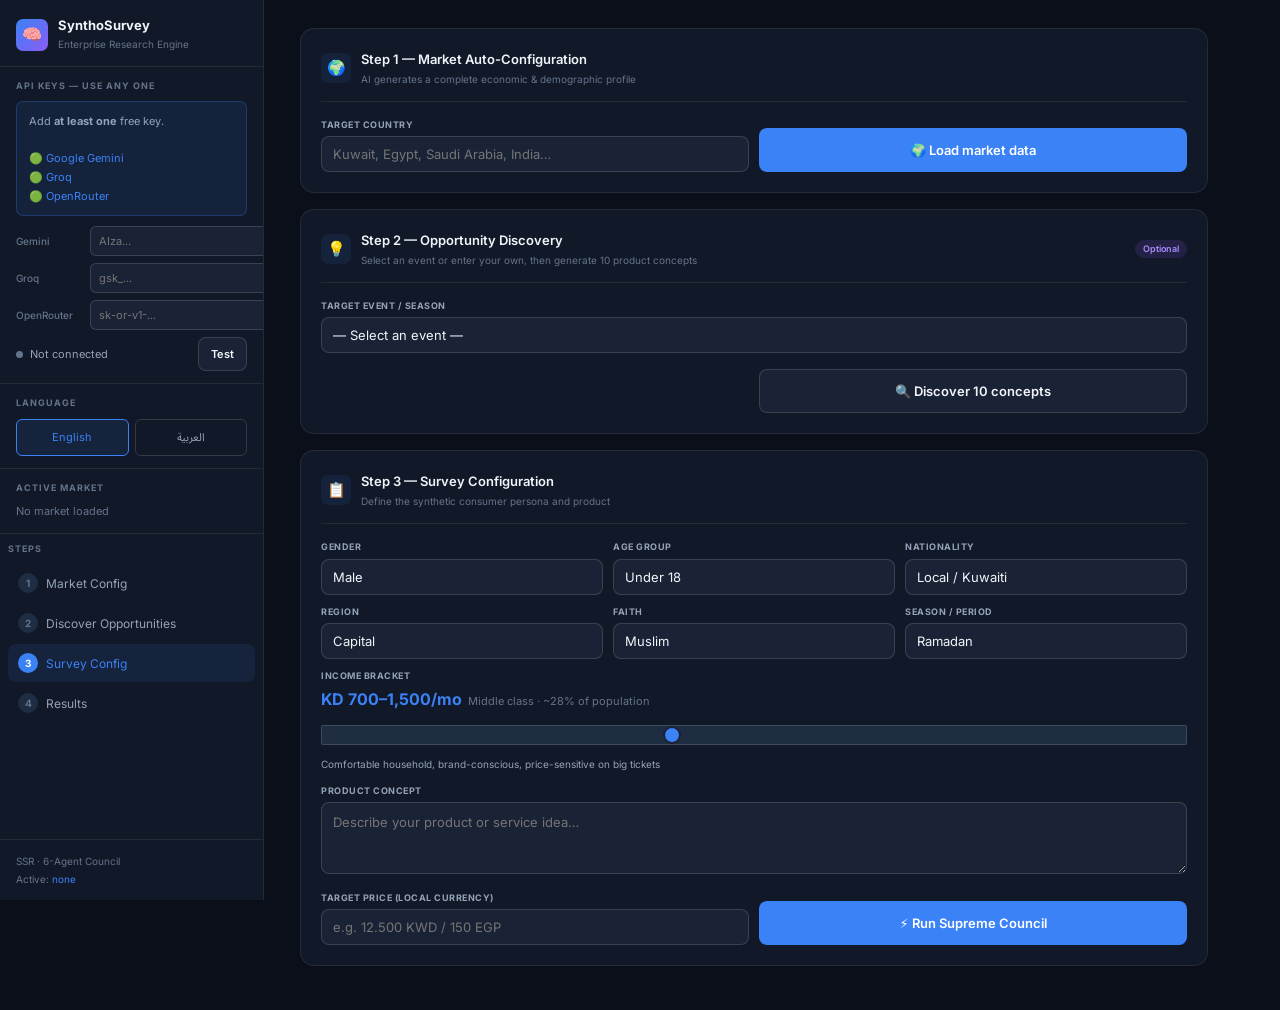
<file: web/apps/market-intelligence/index.html>
<!DOCTYPE html>
<html lang="en" dir="ltr">
<head>
<meta charset="UTF-8">
<meta name="viewport" content="width=device-width, initial-scale=1.0">
<title>SynthoSurvey Enterprise</title>
<link rel="preconnect" href="https://fonts.googleapis.com">
<link href="https://fonts.googleapis.com/css2?family=Inter:wght@400;500;600;700&family=Noto+Sans+Arabic:wght@400;500;600;700&display=swap" rel="stylesheet">
<style>
:root{
  --bg:#0b0f1a;--s1:#111827;--s2:#1a2235;--s3:#1e2d42;
  --bd:rgba(255,255,255,.08);--bd2:rgba(255,255,255,.14);--bd3:rgba(255,255,255,.22);
  --ac:#3b82f6;--ac2:#2563eb;--acbg:rgba(59,130,246,.1);--acbd:rgba(59,130,246,.25);
  --tx:#f1f5f9;--tx2:#94a3b8;--tx3:#64748b;
  --gr:#10b981;--ye:#f59e0b;--re:#ef4444;--pu:#8b5cf6;
  --fn:'Inter','Noto Sans Arabic',system-ui,sans-serif;
  --sidebar:264px;
}
*{box-sizing:border-box;margin:0;padding:0}
html,body{height:100%}
body{font-family:var(--fn);background:var(--bg);color:var(--tx);font-size:14px;line-height:1.6;-webkit-font-smoothing:antialiased}

/* ── LAYOUT ── */
.shell{display:flex;min-height:100vh}
.sidebar{width:var(--sidebar);min-width:var(--sidebar);background:var(--s1);border-right:1px solid var(--bd);display:flex;flex-direction:column;position:fixed;top:0;left:0;height:100vh;overflow-y:auto;z-index:100;transition:transform .25s ease}
[dir=rtl] .sidebar{left:auto;right:0;border-right:none;border-left:1px solid var(--bd)}
.main{margin-left:var(--sidebar);flex:1;padding:28px 36px;max-width:980px}
[dir=rtl] .main{margin-left:0;margin-right:var(--sidebar)}

/* ── MOBILE HEADER ── */
.mob-header{display:none;position:fixed;top:0;left:0;right:0;z-index:200;background:var(--s1);border-bottom:1px solid var(--bd);padding:0 16px;height:52px;align-items:center;justify-content:space-between}
.mob-logo{font-size:15px;font-weight:700}.mob-logo span{color:var(--ac)}
.hamburger{background:none;border:none;color:var(--tx2);cursor:pointer;padding:8px;font-size:22px;line-height:1;min-width:40px;min-height:40px;display:flex;align-items:center;justify-content:center}
.mob-status{display:flex;align-items:center;gap:8px}
.sidebar-overlay{display:none;position:fixed;inset:0;background:rgba(0,0,0,.6);z-index:99}
.sidebar-overlay.open{display:block}
.sidebar.open{transform:translateX(0)!important}

/* ── SIDEBAR ── */
.sb-logo{padding:18px 16px 14px;border-bottom:1px solid var(--bd);display:flex;align-items:center;gap:10px}
.logo-mark{width:32px;height:32px;border-radius:7px;background:linear-gradient(135deg,#3b82f6,#8b5cf6);display:flex;align-items:center;justify-content:center;font-size:16px;flex-shrink:0}
.logo-t{font-size:13px;font-weight:700;line-height:1.2}.logo-s{font-size:10px;color:var(--tx3);margin-top:2px}
.sb-close{background:none;border:none;color:var(--tx3);cursor:pointer;font-size:18px;margin-left:auto;display:none;padding:6px;min-width:32px;min-height:32px}
.sb-sec{padding:12px 16px;border-bottom:1px solid var(--bd)}
.sb-lbl{font-size:9px;font-weight:700;color:var(--tx3);text-transform:uppercase;letter-spacing:1px;margin-bottom:8px}
.info-note{background:var(--acbg);border:1px solid var(--acbd);border-radius:7px;padding:10px 12px;font-size:11px;color:var(--tx2);line-height:1.7;margin-bottom:10px}
.info-note a{color:var(--ac);text-decoration:none}
.key-row{display:flex;gap:6px;align-items:center;margin-bottom:7px}
.key-lbl{font-size:10px;color:var(--tx3);width:68px;flex-shrink:0;font-weight:500}
.key-inp{flex:1;padding:7px 8px;background:var(--s2);border:1px solid var(--bd2);border-radius:6px;color:var(--tx);font-size:11px;font-family:var(--fn);outline:none;transition:border-color .15s}
.key-inp:focus{border-color:var(--ac)}
.key-inp.has-key{border-color:rgba(16,185,129,.5);background:rgba(16,185,129,.05)}
.status-row{display:flex;align-items:center;gap:7px;margin-top:6px}
.dot{width:7px;height:7px;border-radius:50%;background:var(--tx3);flex-shrink:0;transition:background .3s}
.dot.ok{background:var(--gr)}.dot.try{background:var(--ye)}.dot.err{background:var(--re)}
.st-txt{font-size:11px;color:var(--tx2);flex:1;min-width:0;overflow:hidden;text-overflow:ellipsis;white-space:nowrap}
.lang-row{display:flex;gap:6px}
.lang-btn{flex:1;padding:6px;border:1px solid var(--bd2);border-radius:6px;background:transparent;color:var(--tx2);font-size:11px;cursor:pointer;text-align:center;transition:all .15s;font-family:var(--fn);min-height:32px}
.lang-btn.active{background:var(--acbg);border-color:var(--ac);color:var(--ac)}
.sb-nav{padding:8px;flex:1}
.nav-item{display:flex;align-items:center;gap:8px;padding:8px 10px;border-radius:8px;cursor:pointer;color:var(--tx2);font-size:12px;transition:all .15s;margin-bottom:2px;border:none;background:none;width:100%;text-align:left;font-family:var(--fn);min-height:38px}
.nav-item:hover{background:var(--s2);color:var(--tx)}
.nav-item.active{background:var(--acbg);color:var(--ac)}
[dir=rtl] .nav-item{text-align:right}
.nav-num{width:20px;height:20px;border-radius:50%;font-size:10px;font-weight:700;display:flex;align-items:center;justify-content:center;background:var(--s3);color:var(--tx3);flex-shrink:0}
.nav-item.active .nav-num{background:var(--ac);color:#fff}
.nav-item.done .nav-num{background:var(--gr);color:#fff}
.sb-foot{padding:12px 16px;border-top:1px solid var(--bd);font-size:10px;color:var(--tx3);line-height:1.8}

/* ── CARDS ── */
.card{background:var(--s1);border:1px solid var(--bd);border-radius:14px;padding:20px;margin-bottom:16px;transition:opacity .3s}
.card-hdr{display:flex;align-items:center;gap:10px;margin-bottom:16px;padding-bottom:14px;border-bottom:1px solid var(--bd)}
.card-icon{width:30px;height:30px;border-radius:7px;background:var(--acbg);display:flex;align-items:center;justify-content:center;font-size:15px;flex-shrink:0}
.card-t{font-size:13px;font-weight:600}.card-s{font-size:10px;color:var(--tx3);margin-top:1px}
.card-badge{margin-left:auto;padding:2px 8px;border-radius:20px;font-size:9px;font-weight:600;background:rgba(139,92,246,.15);color:#a78bfa;flex-shrink:0}

/* ── FORMS ── */
.fg{display:grid;gap:10px}
.fg2{grid-template-columns:1fr 1fr}.fg3{grid-template-columns:1fr 1fr 1fr}
.fgrp label{display:block;font-size:9px;font-weight:700;color:var(--tx2);margin-bottom:4px;text-transform:uppercase;letter-spacing:.5px}
.fgrp input,.fgrp select,.fgrp textarea{width:100%;padding:9px 11px;background:var(--s2);border:1px solid var(--bd2);border-radius:8px;color:var(--tx);font-size:13px;font-family:var(--fn);outline:none;transition:border-color .15s;-webkit-appearance:none;appearance:none}
.fgrp input:focus,.fgrp select:focus,.fgrp textarea:focus{border-color:var(--ac);box-shadow:0 0 0 3px rgba(59,130,246,.1)}
.fgrp textarea{resize:vertical;min-height:72px;line-height:1.6}
select option{background:#1a2235}

/* ── BUTTONS ── */
.btn{display:inline-flex;align-items:center;justify-content:center;gap:6px;padding:10px 18px;border-radius:8px;font-size:13px;font-weight:600;cursor:pointer;transition:all .15s;font-family:var(--fn);border:none;white-space:nowrap;min-height:44px;-webkit-tap-highlight-color:transparent}
.btn-p{background:var(--ac);color:#fff}.btn-p:hover{background:var(--ac2)}.btn-p:active{transform:scale(.97)}.btn-p:disabled{opacity:.4;cursor:not-allowed}
.btn-s{background:var(--s2);color:var(--tx);border:1px solid var(--bd2)}.btn-s:hover{background:var(--s3)}.btn-s:active{transform:scale(.97)}
.btn-g{background:transparent;color:var(--tx2);border:1px solid var(--bd)}.btn-g:hover{background:var(--s2)}.btn-g:active{transform:scale(.97)}
.btn-sm{padding:6px 12px;font-size:11px;min-height:34px}
.btn-full{width:100%}

/* ── TOAST ── */
.toast-wrap{position:fixed;bottom:20px;right:20px;z-index:500;display:flex;flex-direction:column;gap:8px;pointer-events:none}
[dir=rtl] .toast-wrap{right:auto;left:20px}
.toast{padding:10px 14px;border-radius:9px;font-size:12px;font-weight:500;color:#fff;pointer-events:auto;opacity:0;transform:translateY(8px);transition:all .25s;max-width:320px;line-height:1.5}
.toast.show{opacity:1;transform:translateY(0)}
.toast-err{background:#7f1d1d;border:1px solid #ef4444}
.toast-ok{background:#064e3b;border:1px solid #10b981}
.toast-info{background:#1e3a5f;border:1px solid #3b82f6}

/* ── PERSONA CHIP ROW ── */
.persona-chips{display:flex;flex-wrap:wrap;gap:6px;padding:10px 12px;background:var(--s2);border:1px solid var(--bd2);border-radius:9px;margin-bottom:12px}
.persona-chip{padding:3px 10px;border-radius:20px;font-size:10px;font-weight:600;background:var(--acbg);color:var(--ac);border:1px solid var(--acbd)}

/* ── METRICS ── */
.met-row{display:grid;grid-template-columns:repeat(3,1fr);gap:10px;margin-bottom:18px}
.met{background:var(--s2);border:1px solid var(--bd);border-radius:10px;padding:14px;text-align:center;animation:fadein .4s ease}
.met-v{font-size:24px;font-weight:700;line-height:1}
.met-l{font-size:10px;color:var(--tx3);margin-top:5px;text-transform:uppercase;letter-spacing:.4px}
.vg{color:var(--gr)}.vy{color:var(--ye)}.vr{color:var(--re)}.vb{color:var(--ac)}
@keyframes fadein{from{opacity:0;transform:translateY(6px)}to{opacity:1;transform:none}}

/* ── BAR CHART ── */
.bar-wrap{margin:14px 0}
.bar-ttl{font-size:9px;font-weight:700;color:var(--tx3);text-transform:uppercase;letter-spacing:.5px;margin-bottom:10px}
.brow{display:flex;align-items:center;gap:8px;margin-bottom:6px}
.blbl{width:88px;font-size:10px;color:var(--tx2);text-align:right;flex-shrink:0}
[dir=rtl] .blbl{text-align:left}
.btrk{flex:1;height:22px;background:var(--s3);border-radius:4px;overflow:hidden}
.bfil{height:100%;border-radius:4px;display:flex;align-items:center;justify-content:flex-end;padding-right:7px;font-size:9px;color:#fff;font-weight:700;transition:width .7s cubic-bezier(.4,0,.2,1);min-width:0}
[dir=rtl] .bfil{justify-content:flex-start;padding-right:0;padding-left:7px}
.bpct{width:36px;font-size:10px;color:var(--tx2);flex-shrink:0}

/* ── STRATEGY ── */
.strat-grid{display:grid;grid-template-columns:1fr 1fr;gap:10px;margin-top:12px}
.strat{background:var(--s2);border:1px solid var(--bd);border-radius:9px;padding:12px;animation:fadein .4s ease}
.strat-l{font-size:9px;font-weight:700;color:var(--tx3);text-transform:uppercase;letter-spacing:.5px;margin-bottom:4px}
.strat-v{font-size:11px;color:var(--tx2);line-height:1.6}

/* ── CONSUMER VOICE ── */
.voice{background:linear-gradient(135deg,rgba(59,130,246,.07),rgba(139,92,246,.04));border:1px solid var(--acbd);border-radius:11px;padding:16px 18px;font-size:13px;line-height:1.8;color:var(--tx);font-style:italic;margin-top:14px;position:relative;animation:fadein .5s ease}
.voice::before{content:'"';font-size:44px;color:var(--ac);opacity:.2;position:absolute;top:-4px;left:14px;font-style:normal;line-height:1}
[dir=rtl] .voice::before{left:auto;right:14px}
.voice-in{padding-left:8px}
[dir=rtl] .voice-in{padding-left:0;padding-right:8px}
.voice-copy{position:absolute;top:10px;right:10px;background:var(--s2);border:1px solid var(--bd2);border-radius:6px;padding:4px 8px;font-size:10px;color:var(--tx2);cursor:pointer;font-style:normal;transition:all .15s}
[dir=rtl] .voice-copy{right:auto;left:10px}
.voice-copy:hover{color:var(--tx);background:var(--s3)}

/* ── AGENT LOG ── */
.alog{background:#060b12;border:1px solid var(--bd);border-radius:9px;padding:12px;font-family:'Courier New',monospace;font-size:10px;max-height:200px;overflow-y:auto;line-height:1.9}
.lok{color:var(--gr)}.lrun{color:var(--ac)}.lwarn{color:var(--ye)}.lerr{color:var(--re)}.ldim{color:var(--tx3)}

/* ── CONCEPTS ── */
.con-accordion{border:1px solid var(--bd2);border-radius:10px;overflow:hidden;margin-top:12px}
.con-accord-hdr{display:flex;align-items:center;justify-content:space-between;padding:12px 14px;cursor:pointer;background:var(--s2);transition:background .15s;user-select:none;-webkit-tap-highlight-color:transparent}
.con-accord-hdr:hover{background:var(--s3)}
.con-accord-hdr-l{display:flex;align-items:center;gap:8px;font-size:12px;font-weight:600;color:var(--tx)}
.con-accord-hdr-r{font-size:12px;color:var(--tx3);transition:transform .2s}
.con-accord-hdr-r.open{transform:rotate(180deg)}
.con-body{display:none;border-top:1px solid var(--bd)}
.con-body.open{display:block}
.con-grid{display:grid;grid-template-columns:1fr 1fr;gap:8px;padding:12px}
.con-card{background:var(--s2);border:1px solid var(--bd);border-radius:9px;padding:12px;cursor:pointer;transition:border-color .15s,background .15s;-webkit-tap-highlight-color:transparent}
.con-card:hover{border-color:var(--ac);background:var(--s3)}
.con-card:active{transform:scale(.98)}
.con-num{font-size:9px;color:var(--tx3);font-weight:700;margin-bottom:3px}
.con-t{font-size:12px;font-weight:600;color:var(--tx);margin-bottom:3px}
.con-d{font-size:10px;color:var(--tx2);line-height:1.5;margin-bottom:7px}
.con-meta{display:flex;gap:5px;flex-wrap:wrap}
.tag{font-size:9px;padding:2px 7px;border-radius:20px;background:var(--s3);color:var(--tx3)}
.tag-ac{background:var(--acbg);color:var(--ac)}
.con-other{padding:12px;border-top:1px solid var(--bd);background:var(--s1)}
.con-other label{display:block;font-size:10px;font-weight:600;color:var(--tx2);margin-bottom:6px;text-transform:uppercase;letter-spacing:.4px}
.con-other-row{display:flex;gap:8px}
.con-other-row input{flex:1;padding:8px 11px;background:var(--s2);border:1px solid var(--bd2);border-radius:8px;color:var(--tx);font-size:13px;font-family:var(--fn);outline:none}
.con-other-row input:focus{border-color:var(--ac)}

/* ── MARKET GRID ── */
.mkt-grid{display:grid;grid-template-columns:repeat(3,1fr);gap:8px;margin-top:10px}
.mkt-it{background:var(--s2);border-radius:7px;padding:9px}
.mkt-il{font-size:9px;color:var(--tx3);text-transform:uppercase;letter-spacing:.4px;margin-bottom:2px}
.mkt-iv{font-size:11px;color:var(--tx);font-weight:500}
.ok-box{background:rgba(16,185,129,.07);border:1px solid rgba(16,185,129,.2);border-radius:7px;padding:9px 12px;font-size:11px;color:#6ee7b7;margin-top:8px}

/* ── EVENT PILLS ── */
.event-pills{display:flex;flex-wrap:wrap;gap:6px;margin-top:8px}
.event-pill{padding:4px 11px;border-radius:20px;font-size:11px;cursor:pointer;background:var(--s2);border:1px solid var(--bd2);color:var(--tx2);transition:all .15s;-webkit-tap-highlight-color:transparent}
.event-pill:hover{border-color:var(--ac);color:var(--ac);background:var(--acbg)}
.event-pill.selected{border-color:var(--ac);color:var(--ac);background:var(--acbg)}
.event-pill-lbl{font-size:9px;font-weight:700;color:var(--tx3);text-transform:uppercase;letter-spacing:.5px;margin-top:8px;margin-bottom:4px}

/* ── INCOME SLIDER ── */
.income-display{display:flex;align-items:baseline;gap:6px;margin-bottom:4px}
.income-val{font-size:16px;font-weight:700;color:var(--ac)}
.income-pct{font-size:11px;color:var(--tx3)}
.income-desc{font-size:10px;color:var(--tx2);margin-top:3px}
input[type=range]{-webkit-appearance:none;appearance:none;width:100%;height:4px;border-radius:2px;background:var(--s3);outline:none;margin:8px 0}
input[type=range]::-webkit-slider-thumb{-webkit-appearance:none;appearance:none;width:18px;height:18px;border-radius:50%;background:var(--ac);cursor:pointer;border:2px solid var(--s2)}
input[type=range]::-moz-range-thumb{width:18px;height:18px;border-radius:50%;background:var(--ac);cursor:pointer;border:2px solid var(--s2)}

/* ── MISC ── */
.div{border:none;border-top:1px solid var(--bd);margin:14px 0}
.spin{display:inline-block;width:13px;height:13px;border:2px solid rgba(255,255,255,.15);border-top-color:var(--ac);border-radius:50%;animation:sp .7s linear infinite;vertical-align:middle;flex-shrink:0}
@keyframes sp{to{transform:rotate(360deg)}}
.lrow{display:flex;align-items:center;gap:8px;color:var(--tx2);font-size:12px;padding:10px 0}
.sec-lbl{font-size:9px;font-weight:700;color:var(--tx3);text-transform:uppercase;letter-spacing:.5px;margin-bottom:10px}
.skeleton{background:linear-gradient(90deg,var(--s2) 25%,var(--s3) 50%,var(--s2) 75%);background-size:200% 100%;animation:skel 1.4s ease infinite;border-radius:6px}
@keyframes skel{0%{background-position:200% 0}100%{background-position:-200% 0}}
.results-fade{animation:fadein .5s ease}

/* ── QR MODAL ── */
.modal-bg{display:none;position:fixed;inset:0;background:rgba(0,0,0,.7);z-index:300;align-items:center;justify-content:center}
.modal-bg.open{display:flex}
.modal{background:var(--s1);border:1px solid var(--bd2);border-radius:16px;padding:24px;max-width:340px;width:calc(100% - 32px);text-align:center}
.modal h3{font-size:16px;font-weight:700;margin-bottom:6px}
.modal p{font-size:12px;color:var(--tx2);margin-bottom:16px;line-height:1.6}
#qr-canvas{border-radius:10px;background:#fff;padding:8px;margin:0 auto 16px;display:block}

/* ── SCROLLBAR ── */
::-webkit-scrollbar{width:5px}::-webkit-scrollbar-track{background:transparent}::-webkit-scrollbar-thumb{background:var(--bd2);border-radius:3px}

/* ══ MOBILE ══ */
@media(max-width:768px){
  .mob-header{display:flex}
  .sb-close{display:block}
  .sidebar{transform:translateX(-105%);box-shadow:4px 0 24px rgba(0,0,0,.5)}
  [dir=rtl] .sidebar{transform:translateX(105%)}
  .main{margin-left:0!important;margin-right:0!important;padding:60px 14px 28px}
  .fg2,.fg3{grid-template-columns:1fr 1fr}
  .fg3{grid-template-columns:1fr 1fr}
  .met-row{grid-template-columns:1fr 1fr}
  .met-row .met:last-child{grid-column:1/-1}
  .strat-grid{grid-template-columns:1fr}
  .con-grid{grid-template-columns:1fr}
  .mkt-grid{grid-template-columns:1fr 1fr}
  .card{padding:14px;border-radius:12px}
  .btn{min-height:48px;font-size:14px}
  .voice-copy{display:none}
}
@media(max-width:400px){
  .fg2,.fg3{grid-template-columns:1fr}
  .met-row{grid-template-columns:1fr}
  .met-row .met:last-child{grid-column:auto}
  .mkt-grid{grid-template-columns:1fr}
}
</style>
</head>
<body>

<!-- TOAST CONTAINER -->
<div class="toast-wrap" id="toast-wrap"></div>

<!-- MOBILE HEADER -->
<header class="mob-header">
  <button class="hamburger" onclick="toggleSidebar()" aria-label="Menu">☰</button>
  <div class="mob-logo">Synth<span>o</span>Survey</div>
  <div class="mob-status">
    <span class="dot" id="dot-mob"></span>
    <button class="btn btn-sm btn-s" onclick="showQR()" title="Share to phone" style="padding:6px 10px;min-height:34px">📱</button>
  </div>
</header>

<div class="sidebar-overlay" id="overlay" onclick="toggleSidebar()"></div>

<!-- SIDEBAR -->
<aside class="sidebar" id="sidebar">
  <div class="sb-logo">
    <div class="logo-mark">🧠</div>
    <div><div class="logo-t">SynthoSurvey</div><div class="logo-s">Enterprise Research Engine</div></div>
    <button class="sb-close" onclick="toggleSidebar()" aria-label="Close">✕</button>
  </div>

  <div class="sb-sec">
    <div class="sb-lbl" id="lbl-keys">API Keys — use any one</div>
    <div class="info-note" id="keys-note">
      Add <strong>at least one</strong> free key.<br><br>
      🟢 <a href="https://aistudio.google.com/apikey" target="_blank">Google Gemini</a><br>
      🟢 <a href="https://console.groq.com/keys" target="_blank">Groq</a><br>
      🟢 <a href="https://openrouter.ai/keys" target="_blank">OpenRouter</a>
    </div>
    <div class="key-row"><span class="key-lbl">Gemini</span><input class="key-inp" type="password" id="key-gemini" placeholder="AIza..." oninput="onKeyInput(this,'ss_gem')"></div>
    <div class="key-row"><span class="key-lbl">Groq</span><input class="key-inp" type="password" id="key-groq" placeholder="gsk_..." oninput="onKeyInput(this,'ss_grq')"></div>
    <div class="key-row"><span class="key-lbl">OpenRouter</span><input class="key-inp" type="password" id="key-or" placeholder="sk-or-v1-..." oninput="onKeyInput(this,'ss_or')"></div>
    <div class="status-row">
      <span class="dot" id="dot"></span>
      <span class="st-txt" id="st-txt">Not connected</span>
      <button class="btn btn-sm btn-s" onclick="testKeys()" id="btn-test">Test</button>
    </div>
  </div>

  <div class="sb-sec">
    <div class="sb-lbl" id="lbl-lang">Language</div>
    <div class="lang-row">
      <button class="lang-btn active" id="lang-en" onclick="setLang('en')">English</button>
      <button class="lang-btn" id="lang-ar" onclick="setLang('ar')">العربية</button>
    </div>
  </div>

  <div class="sb-sec">
    <div class="sb-lbl" id="lbl-mkt-title">Active Market</div>
    <div id="sb-mkt" style="font-size:11px;color:var(--tx3)">No market loaded</div>
  </div>

  <nav class="sb-nav">
    <div class="sb-lbl" id="lbl-steps">Steps</div>
    <button class="nav-item active" id="nav-1" onclick="goTo('step1');closeSidebar()"><span class="nav-num">1</span><span id="nav-1-t">Market Config</span></button>
    <button class="nav-item" id="nav-2" onclick="goTo('step2');closeSidebar()"><span class="nav-num">2</span><span id="nav-2-t">Discover Opportunities</span></button>
    <button class="nav-item" id="nav-3" onclick="goTo('step3');closeSidebar()"><span class="nav-num">3</span><span id="nav-3-t">Survey Config</span></button>
    <button class="nav-item" id="nav-4" onclick="goTo('step4');closeSidebar()"><span class="nav-num">4</span><span id="nav-4-t">Results</span></button>
  </nav>
  <div class="sb-foot">SSR · 6-Agent Council<br><span id="lbl-active-model">Active:</span> <span id="active-model" style="color:var(--ac)">none</span></div>
</aside>

<!-- QR MODAL -->
<div class="modal-bg" id="qr-modal">
  <div class="modal">
    <h3 id="qr-title">Open on your phone</h3>
    <p id="qr-desc">Scan to open SynthoSurvey. Your API keys transfer automatically.</p>
    <canvas id="qr-canvas" width="200" height="200"></canvas>
    <button class="btn btn-s btn-full" onclick="closeQR()">Close</button>
  </div>
</div>

<!-- MAIN -->
<main class="main">

  <!-- STEP 1 -->
  <div class="card" id="step1">
    <div class="card-hdr">
      <div class="card-icon">🌍</div>
      <div><div class="card-t" id="s1-t">Step 1 — Market Auto-Configuration</div><div class="card-s" id="s1-s">AI generates a complete economic & demographic profile</div></div>
    </div>
    <div class="fg fg2">
      <div class="fgrp"><label id="lbl-country">Target country</label><input type="text" id="country" placeholder="Kuwait, Egypt, Saudi Arabia, India…"></div>
      <div class="fgrp" style="display:flex;align-items:flex-end"><button class="btn btn-p btn-full" onclick="loadMarket()" id="btn-market"><span class="spin" id="spin-market" style="display:none"></span><span id="btn-market-t"> 🌍 Load market data</span></button></div>
    </div>
    <div id="mkt-result" style="display:none;margin-top:12px">
      <div class="ok-box" id="mkt-ok"></div>
      <div class="mkt-grid" id="mkt-grid"></div>
    </div>
  </div>

  <!-- STEP 2 -->
  <div class="card" id="step2">
    <div class="card-hdr">
      <div class="card-icon">💡</div>
      <div><div class="card-t" id="s2-t">Step 2 — Opportunity Discovery</div><div class="card-s" id="s2-s">Select an event or enter your own, then generate 10 product concepts</div></div>
      <span class="card-badge" id="s2-badge">Optional</span>
    </div>

    <div class="fgrp" style="margin-bottom:10px">
      <label id="lbl-event">Target event / season</label>
      <select id="event-select" onchange="onEventSelect(this.value)" style="margin-bottom:6px">
        <option value="">— Select an event —</option>
      </select>
      <div id="event-other-row" style="display:none;margin-top:6px">
        <input type="text" id="event-other" placeholder="Describe your custom event or season…">
      </div>
    </div>

    <div class="event-pills-wrap" id="event-pills-wrap" style="display:none;margin-bottom:12px">
      <div class="event-pill-lbl" id="lbl-quick-events">Quick select from market events</div>
      <div class="event-pills" id="event-pills"></div>
    </div>

    <div class="fg fg2">
      <div></div>
      <button class="btn btn-s btn-full" onclick="discoverConcepts()" id="btn-discover"><span class="spin" id="spin-discover" style="display:none"></span><span id="btn-discover-t"> 🔍 Discover 10 concepts</span></button>
    </div>

    <!-- Concepts accordion -->
    <div id="con-accordion-wrap" style="display:none">
      <div class="con-accordion">
        <div class="con-accord-hdr" onclick="toggleConcepts()" id="con-hdr">
          <div class="con-accord-hdr-l">
            <span>💡</span>
            <span id="con-hdr-title">10 product concepts — click to expand</span>
          </div>
          <span class="con-accord-hdr-r" id="con-chevron">▼</span>
        </div>
        <div class="con-body" id="con-body">
          <div class="con-grid" id="con-grid"></div>
          <div class="con-other">
            <label id="lbl-con-other">Or describe your own concept</label>
            <div class="con-other-row">
              <input type="text" id="con-custom-product" placeholder="My product idea…">
              <input type="text" id="con-custom-price" placeholder="Price e.g. 5 KWD" style="max-width:130px">
              <button class="btn btn-s btn-sm" onclick="pickCustomConcept()">→ Use</button>
            </div>
          </div>
        </div>
      </div>
    </div>
  </div>

  <!-- STEP 3 -->
  <div class="card" id="step3">
    <div class="card-hdr">
      <div class="card-icon">📋</div>
      <div><div class="card-t" id="s3-t">Step 3 — Survey Configuration</div><div class="card-s" id="s3-s">Define the synthetic consumer persona and product</div></div>
    </div>

    <!-- Persona preview chips -->
    <div class="persona-chips" id="persona-chips" style="display:none"></div>

    <div class="fg fg3" style="margin-bottom:10px">
      <div class="fgrp"><label id="lbl-gender">Gender</label>
        <select id="gender" onchange="updatePersonaChips()"><option>Male</option><option>Female</option><option>Other</option></select>
      </div>
      <div class="fgrp"><label id="lbl-age">Age group</label>
        <select id="age" onchange="updatePersonaChips()">
          <option>Under 18</option><option>18–24</option><option>25–34</option><option>35–44</option><option>45–54</option><option>55–64</option><option>65–74</option><option>75+</option>
        </select>
      </div>
      <div class="fgrp"><label id="lbl-nat">Nationality</label>
        <select id="nationality" onchange="updatePersonaChips()"><option>Local / Kuwaiti</option><option>Arab Expat</option><option>South Asian Expat</option><option>Western Expat</option><option>Other</option></select>
      </div>
    </div>
    <div class="fg fg3" style="margin-bottom:10px">
      <div class="fgrp"><label id="lbl-region">Region</label>
        <select id="region" onchange="updatePersonaChips()"><option>Capital</option><option>Hawalli</option><option>Ahmadi</option><option>Farwaniyah</option><option>Jahra</option><option>Mubarak Al-Kabeer</option></select>
      </div>
      <div class="fgrp"><label id="lbl-faith">Faith</label>
        <select id="faith" onchange="updatePersonaChips()"><option>Muslim</option><option>Christian</option><option>Hindu</option><option>Buddhist</option><option>Other / Secular</option></select>
      </div>
      <div class="fgrp"><label id="lbl-season">Season / period</label>
        <select id="season" onchange="updatePersonaChips()"><option>Ramadan</option><option>Eid Al-Fitr</option><option>Eid Al-Adha</option><option>White Friday</option><option>National Day</option><option>Back to School</option><option>Summer</option><option>Winter</option><option>General</option></select>
      </div>
    </div>

    <!-- Income bracket slider -->
    <div class="fgrp" style="margin-bottom:12px">
      <label id="lbl-income">Income bracket</label>
      <div class="income-display">
        <span class="income-val" id="income-val">KD 700–1,500/mo</span>
        <span class="income-pct" id="income-pct">Middle class · ~28% of population</span>
      </div>
      <input type="range" id="income-slider" min="0" max="5" value="2" step="1" oninput="onIncomeChange(this.value)" onchange="updatePersonaChips()">
      <div class="income-desc" id="income-desc">Comfortable household, brand-conscious, price-sensitive on big tickets</div>
    </div>

    <div class="fg" style="margin-bottom:10px">
      <div class="fgrp"><label id="lbl-product">Product concept</label><textarea id="product" placeholder="Describe your product or service idea…" oninput="updatePersonaChips()"></textarea></div>
    </div>
    <div class="fg fg2">
      <div class="fgrp"><label id="lbl-price">Target price (local currency)</label><input type="text" id="price" placeholder="e.g. 12.500 KWD / 150 EGP" oninput="updatePersonaChips()"></div>
      <div class="fgrp" style="display:flex;align-items:flex-end">
        <button class="btn btn-p btn-full" onclick="runCouncil()" id="btn-run"><span class="spin" id="spin-run" style="display:none"></span><span id="btn-run-t"> ⚡ Run Supreme Council</span></button>
      </div>
    </div>
  </div>

  <!-- STEP 4 -->
  <div class="card results-fade" id="step4" style="display:none">
    <div class="card-hdr">
      <div class="card-icon">📊</div>
      <div><div class="card-t" id="s4-t">Step 4 — Results Dashboard</div><div class="card-s" id="s4-s">Supreme Council verdict & GTM strategy</div></div>
    </div>
    <div class="met-row" id="met-row"></div>
    <div class="bar-wrap"><div class="bar-ttl" id="pmf-title">SSR Probability Mass Function</div><div id="pmf-bars"></div></div>
    <div class="div"></div>
    <div class="sec-lbl" id="gtm-lbl">GTM Strategy</div>
    <div class="strat-grid" id="strat-grid"></div>
    <div class="sec-lbl" style="margin-top:16px" id="cv-lbl">Consumer voice</div>
    <div class="voice" id="voice-box">
      <button class="voice-copy" id="voice-copy-btn" onclick="copyVoice()" title="Copy to clipboard">⎘ Copy</button>
      <div class="voice-in" id="cv"></div>
    </div>
    <div class="div"></div>
    <div class="sec-lbl" id="log-lbl">Agent log</div>
    <div class="alog" id="alog"></div>
    <div style="margin-top:12px;display:flex;gap:8px;flex-wrap:wrap">
      <button class="btn btn-g btn-sm" onclick="exportJSON()" id="btn-export">⬇ Export JSON</button>
      <button class="btn btn-g btn-sm" onclick="runCouncil()" id="btn-rerun">↺ Re-run</button>
    </div>
  </div>

</main>

<script>
// ══ STATE ══════════════════════════════════════════════════════
let lang='en', marketData=null, logLines=[], lastResults=null;

// Income brackets with monetary values + market share
const INCOME_BRACKETS=[
  {label:'< KD 300/mo',  labelAr:'أقل من 300 د.ك/شهر',  pct:'Low income · ~12% of population',    pctAr:'دخل منخفض · ~12% من السكان',     desc:'Budget-first decisions, essentials only, extremely price-sensitive',descAr:'قرارات محدودة الميزانية، ضروريات فقط'},
  {label:'KD 300–700/mo',labelAr:'300–700 د.ك/شهر',     pct:'Lower-middle · ~21% of population',  pctAr:'متوسط دون · ~21% من السكان',      desc:'Value-seeking, cautious spenders, responsive to promotions',     descAr:'باحث عن القيمة، منفق حذر، يستجيب للعروض'},
  {label:'KD 700–1,500/mo',labelAr:'700–1,500 د.ك/شهر',pct:'Middle class · ~28% of population',  pctAr:'طبقة متوسطة · ~28% من السكان',    desc:'Comfortable household, brand-conscious, price-sensitive on big tickets',descAr:'أسرة مرتاحة، واعية بالعلامات التجارية'},
  {label:'KD 1,500–3,000/mo',labelAr:'1,500–3,000 د.ك/شهر',pct:'Upper-middle · ~24% of population',pctAr:'فوق المتوسط · ~24% من السكان',  desc:'Quality-driven, experiences over products, brand loyal',          descAr:'يفضل الجودة، يقدّر التجارب على المنتجات'},
  {label:'KD 3,000–7,000/mo',labelAr:'3,000–7,000 د.ك/شهر',pct:'Affluent · ~11% of population',  pctAr:'ميسور · ~11% من السكان',           desc:'Aspirational brands, convenience premium, limited price sensitivity',descAr:'علامات تطلعية، يدفع مقابل الراحة'},
  {label:'KD 7,000+/mo',  labelAr:'+7,000 د.ك/شهر',     pct:'High income · ~4% of population',   pctAr:'دخل مرتفع · ~4% من السكان',       desc:'Luxury, exclusivity, global travel, prestige purchases',         descAr:'فاخر، حصري، سفر دولي، مشتريات مرموقة'},
];

const ANCHORS={
  en:["I would definitely not buy this. It ignores my budget, needs, or standards.","I probably would not buy this. Too expensive or impractical for my household.","I am undecided. Some merits but significant concerns or I'll wait for a sale.","I probably would buy this. Fits my lifestyle, reasonable price, solves a problem.","I would definitely buy this. Exactly what I need, perfect value proposition."],
  ar:["لن أشتري هذا المنتج بالتأكيد. إنه يتجاهل ميزانيتي أو احتياجات عائلتي تماماً.","على الأرجح لن أشتري هذا المنتج. إنه مكلف جداً أو غير عملي.","أنا متردد. هناك بعض المزايا ولكن لدي مخاوف كبيرة أو سأنتظر تخفيضاً.","على الأرجح سأشتري هذا المنتج. يناسب نمط حياتي وسعره معقول.","سأشتري هذا المنتج بالتأكيد. إنه بالضبط ما أحتاجه وقيمته ممتازة."]
};

// ══ TRANSLATIONS ═══════════════════════════════════════════════
const UI={
  en:{
    's1-t':'Step 1 — Market Auto-Configuration','s1-s':'AI generates a complete economic & demographic profile',
    's2-t':'Step 2 — Opportunity Discovery','s2-s':'Select an event or enter your own, then generate 10 product concepts',
    's3-t':'Step 3 — Survey Configuration','s3-s':'Define the synthetic consumer persona and product',
    's4-t':'Step 4 — Results Dashboard','s4-s':'Supreme Council verdict & GTM strategy',
    'lbl-country':'Target country','lbl-event':'Target event / season',
    'lbl-gender':'Gender','lbl-age':'Age group','lbl-nat':'Nationality',
    'lbl-region':'Region','lbl-income':'Income bracket','lbl-faith':'Faith',
    'lbl-season':'Season / period','lbl-product':'Product concept','lbl-price':'Target price (local currency)',
    'btn-market':' 🌍 Load market data','btn-discover':' 🔍 Discover 10 concepts','btn-run':' ⚡ Run Supreme Council',
    'nav-1':'Market Config','nav-2':'Discover Opportunities','nav-3':'Survey Config','nav-4':'Results',
    'sb-mkt-empty':'No market loaded',
    'met-conf':'Council confidence','met-pi':'Mean purchase intent','met-time':'Processing time',
    'pmf-title':'SSR Probability Mass Function','gtm-lbl':'GTM Strategy','cv-lbl':'Consumer voice','log-lbl':'Agent log',
    'bar-1':'1 — No','bar-2':'2 — Unlikely','bar-3':'3 — Undecided','bar-4':'4 — Likely','bar-5':'5 — Yes',
    'strat-where':'📍 Where to sell','strat-when':'📅 When to launch','strat-mkt':'🎯 Marketing','strat-price':'💰 Pricing','strat-day':'🗓 Launch day',
    'btn-export':'⬇ Export JSON','btn-rerun':'↺ Re-run',
    'ph-country':'Kuwait, Egypt, Saudi Arabia, India…',
    'ph-product':'Describe your product or service idea…','ph-price':'e.g. 12.500 KWD / 150 EGP',
    'opt-gender':['Male','Female','Other'],
    'opt-faith':['Muslim','Christian','Hindu','Buddhist','Other / Secular'],
    'opt-season':['Ramadan','Eid Al-Fitr','Eid Al-Adha','White Friday','National Day','Back to School','Summer','Winter','General'],
    'lbl-keys':'API Keys — use any one','lbl-lang':'Language','lbl-mkt-title':'Active Market','lbl-steps':'Steps',
    'lbl-active-model':'Active:',
    'keys-note':'Add <strong>at least one</strong> free key.<br><br>🟢 <a href="https://aistudio.google.com/apikey" target="_blank">Google Gemini</a><br>🟢 <a href="https://console.groq.com/keys" target="_blank">Groq</a><br>🟢 <a href="https://openrouter.ai/keys" target="_blank">OpenRouter</a>',
    'qr-title':'Open on your phone','qr-desc':'Scan to open SynthoSurvey. Your API keys transfer automatically.',
    's2-badge':'Optional','lbl-quick-events':'Quick select from market events',
    'lbl-con-other':'Or describe your own concept',
    'con-hdr-title-t':'10 product concepts — click to expand',
    'voice-copy-btn':'⎘ Copy',
    'opt-age':['Under 18','18–24','25–34','35–44','45–54','55–64','65–74','75+'],
    'event-other-ph':'Describe your custom event or season…',
    'event-select-default':'— Select an event —',
    'event-select-other':'Other (custom)…',
  },
  ar:{
    's1-t':'الخطوة الأولى — الإعداد التلقائي للسوق','s1-s':'يولّد الذكاء الاصطناعي ملفاً اقتصادياً وديموغرافياً شاملاً',
    's2-t':'الخطوة الثانية — اكتشاف الفرص','s2-s':'اختر حدثاً أو أدخل خاصتك، ثم ولّد 10 مفاهيم منتجات',
    's3-t':'الخطوة الثالثة — إعداد الاستطلاع','s3-s':'حدد شخصية المستهلك الاصطناعي والمنتج',
    's4-t':'الخطوة الرابعة — لوحة النتائج','s4-s':'حكم المجلس الأعلى وإستراتيجية دخول السوق',
    'lbl-country':'الدولة المستهدفة','lbl-event':'الحدث / الموسم المستهدف',
    'lbl-gender':'الجنس','lbl-age':'الفئة العمرية','lbl-nat':'الجنسية',
    'lbl-region':'المنطقة','lbl-income':'شريحة الدخل','lbl-faith':'الديانة',
    'lbl-season':'الموسم / الفترة','lbl-product':'فكرة المنتج','lbl-price':'السعر المستهدف (بالعملة المحلية)',
    'btn-market':' 🌍 تحميل بيانات السوق','btn-discover':' 🔍 اكتشف 10 مفاهيم','btn-run':' ⚡ تشغيل المجلس الأعلى',
    'nav-1':'إعداد السوق','nav-2':'اكتشاف الفرص','nav-3':'إعداد الاستطلاع','nav-4':'النتائج',
    'sb-mkt-empty':'لم يتم تحميل سوق',
    'met-conf':'ثقة المجلس','met-pi':'متوسط نية الشراء','met-time':'وقت المعالجة',
    'pmf-title':'دالة كثافة الاحتمالية SSR','gtm-lbl':'إستراتيجية دخول السوق','cv-lbl':'صوت المستهلك','log-lbl':'سجل الوكلاء',
    'bar-1':'1 — رفض','bar-2':'2 — مرجح لا','bar-3':'3 — متردد','bar-4':'4 — مرجح نعم','bar-5':'5 — نعم مؤكد',
    'strat-where':'📍 أين تبيع','strat-when':'📅 متى تطلق','strat-mkt':'🎯 التسويق','strat-price':'💰 التسعير','strat-day':'🗓 يوم الإطلاق',
    'btn-export':'⬇ تصدير JSON','btn-rerun':'↺ إعادة التشغيل',
    'ph-country':'الكويت، مصر، السعودية، الهند…',
    'ph-product':'صف فكرة منتجك أو خدمتك…','ph-price':'مثال: 12.500 د.ك / 150 ج.م',
    'opt-gender':['ذكر','أنثى','آخر'],
    'opt-faith':['مسلم','مسيحي','هندوسي','بوذي','آخر / علماني'],
    'opt-season':['رمضان','عيد الفطر','عيد الأضحى','الجمعة البيضاء','اليوم الوطني','العودة للمدارس','الصيف','الشتاء','عام'],
    'lbl-keys':'مفاتيح API — استخدم أياً منها','lbl-lang':'اللغة','lbl-mkt-title':'السوق النشط','lbl-steps':'الخطوات',
    'lbl-active-model':'النشط:',
    'keys-note':'أضف <strong>مفتاحاً واحداً</strong> على الأقل.<br><br>🟢 <a href="https://aistudio.google.com/apikey" target="_blank">Google Gemini</a><br>🟢 <a href="https://console.groq.com/keys" target="_blank">Groq</a><br>🟢 <a href="https://openrouter.ai/keys" target="_blank">OpenRouter</a>',
    'qr-title':'افتح على هاتفك','qr-desc':'امسح الرمز لفتح SynthoSurvey. مفاتيح API تنتقل تلقائياً.',
    's2-badge':'اختياري','lbl-quick-events':'اختيار سريع من أحداث السوق',
    'lbl-con-other':'أو صف مفهومك الخاص',
    'con-hdr-title-t':'10 مفاهيم منتجات — اضغط للتوسيع',
    'voice-copy-btn':'⎘ نسخ',
    'opt-age':['أقل من 18','18–24','25–34','35–44','45–54','55–64','65–74','75+'],
    'event-other-ph':'صف حدثك أو موسمك المخصص…',
    'event-select-default':'— اختر حدثاً —',
    'event-select-other':'أخرى (مخصص)…',
  }
};
function t(k){return (UI[lang]||UI.en)[k]||k}

// ══ APPLY LANGUAGE ═════════════════════════════════════════════
const EL_IDS=['s1-t','s1-s','s2-t','s2-s','s3-t','s3-s','s4-t','s4-s',
  'lbl-country','lbl-event','lbl-gender','lbl-age','lbl-nat','lbl-region',
  'lbl-income','lbl-faith','lbl-season','lbl-product','lbl-price',
  'met-conf','met-pi','met-time','pmf-title','gtm-lbl','cv-lbl','log-lbl',
  'lbl-keys','lbl-lang','lbl-mkt-title','lbl-steps','lbl-active-model','keys-note',
  's2-badge','lbl-quick-events','lbl-con-other'];

function applyLang(){
  document.documentElement.lang=lang;
  document.documentElement.dir=lang==='ar'?'rtl':'ltr';
  document.getElementById('lang-en').classList.toggle('active',lang==='en');
  document.getElementById('lang-ar').classList.toggle('active',lang==='ar');
  EL_IDS.forEach(id=>{const el=document.getElementById(id);if(el)el.innerHTML=t(id)});
  // Buttons
  [['btn-market-t','btn-market'],['btn-discover-t','btn-discover'],['btn-run-t','btn-run']].forEach(([elId,tk])=>{
    const el=document.getElementById(elId);if(el)el.textContent=t(tk);
  });
  document.getElementById('btn-export').textContent=t('btn-export');
  document.getElementById('btn-rerun').textContent=t('btn-rerun');
  const vcb=document.getElementById('voice-copy-btn');if(vcb)vcb.textContent=t('voice-copy-btn');
  // Nav
  ['1','2','3','4'].forEach(n=>{const el=document.getElementById('nav-'+n+'-t');if(el)el.textContent=t('nav-'+n)});
  // Placeholders
  [['country','ph-country'],['product','ph-product'],['price','ph-price'],
   ['event-other','event-other-ph'],['con-custom-product','ph-product']].forEach(([id,k])=>{
    const el=document.getElementById(id);if(el)el.placeholder=t(k);
  });
  // Selects
  [['gender','opt-gender'],['faith','opt-faith'],['season','opt-season'],['age','opt-age']].forEach(([id,k])=>{
    const sel=document.getElementById(id);const opts=t(k);
    if(sel&&Array.isArray(opts)){const v=sel.selectedIndex;sel.innerHTML=opts.map(o=>`<option>${o}</option>`).join('');sel.selectedIndex=Math.max(0,v);}
  });
  // Income
  onIncomeChange(document.getElementById('income-slider').value);
  // Event select
  rebuildEventSelect();
  // Sidebar
  const sbm=document.getElementById('sb-mkt');if(sbm&&!marketData)sbm.textContent=t('sb-mkt-empty');
  // QR modal
  const qt=document.getElementById('qr-title');if(qt)qt.textContent=t('qr-title');
  const qd=document.getElementById('qr-desc');if(qd)qd.textContent=t('qr-desc');
  // Concepts header
  const cht=document.getElementById('con-hdr-title');if(cht)cht.textContent=t('con-hdr-title-t');
  localStorage.setItem('ss_lang',lang);
}
function setLang(l){lang=l;applyLang();updatePersonaChips()}

// ══ INCOME SLIDER ══════════════════════════════════════════════
function onIncomeChange(v){
  const idx=parseInt(v);
  const b=INCOME_BRACKETS[idx];
  const isAr=lang==='ar';
  document.getElementById('income-val').textContent=isAr?b.labelAr:b.label;
  document.getElementById('income-pct').textContent=isAr?b.pctAr:b.pct;
  document.getElementById('income-desc').textContent=isAr?b.descAr:b.desc;
}
function getIncomeLabel(){
  return INCOME_BRACKETS[parseInt(document.getElementById('income-slider').value)].label;
}

// ══ PERSONA CHIPS ══════════════════════════════════════════════
function updatePersonaChips(){
  const chips=document.getElementById('persona-chips');
  const product=document.getElementById('product').value.trim();
  const price=document.getElementById('price').value.trim();
  if(!product&&!price){chips.style.display='none';return;}
  const vals=[
    document.getElementById('gender').value,
    document.getElementById('age').value,
    document.getElementById('nationality').value,
    document.getElementById('region').value,
    document.getElementById('faith').value,
    document.getElementById('season').value,
    getIncomeLabel(),
  ].filter(Boolean);
  if(product)vals.push('📦 '+product.slice(0,30)+(product.length>30?'…':''));
  if(price)vals.push('💰 '+price);
  chips.innerHTML=vals.map(v=>`<span class="persona-chip">${esc(v)}</span>`).join('');
  chips.style.display='flex';
}

// ══ EVENT SELECT ═══════════════════════════════════════════════
function rebuildEventSelect(){
  const sel=document.getElementById('event-select');
  const current=sel.value;
  // Base options
  const opts=[`<option value="">${t('event-select-default')}</option>`];
  // Cultural events from market data
  if(marketData?.cultural_events?.length){
    marketData.cultural_events.forEach(ev=>{
      opts.push(`<option value="${esc(ev)}">${esc(ev)}</option>`);
    });
  }
  opts.push(`<option value="__other__">${t('event-select-other')}</option>`);
  sel.innerHTML=opts.join('');
  // Restore selection if still valid
  if(current){
    const opt=[...sel.options].find(o=>o.value===current);
    if(opt)sel.value=current;
  }
}

function onEventSelect(val){
  const otherRow=document.getElementById('event-other-row');
  otherRow.style.display=val==='__other__'?'block':'none';
}

function getEventValue(){
  const sel=document.getElementById('event-select');
  if(sel.value==='__other__') return document.getElementById('event-other').value.trim();
  return sel.value;
}

// ══ SIDEBAR ════════════════════════════════════════════════════
function toggleSidebar(){const sb=document.getElementById('sidebar'),ov=document.getElementById('overlay');sb.classList.toggle('open');ov.classList.toggle('open')}
function closeSidebar(){if(window.innerWidth<=768){document.getElementById('sidebar').classList.remove('open');document.getElementById('overlay').classList.remove('open')}}
function goTo(id){document.getElementById(id).scrollIntoView({behavior:'smooth',block:'start'})}

// ══ CONCEPTS ACCORDION ═════════════════════════════════════════
function toggleConcepts(){
  const body=document.getElementById('con-body');
  const chev=document.getElementById('con-chevron');
  const isOpen=body.classList.contains('open');
  body.classList.toggle('open',!isOpen);
  chev.classList.toggle('open',!isOpen);
}
function pickConcept(title,desc,price){
  document.getElementById('product').value=title+(desc?' — '+desc:'');
  document.getElementById('price').value=price;
  // Auto-close accordion and scroll to step 3
  document.getElementById('con-body').classList.remove('open');
  document.getElementById('con-chevron').classList.remove('open');
  document.getElementById('step3').scrollIntoView({behavior:'smooth'});
  updatePersonaChips();
  showToast(lang==='ar'?'تم اختيار المنتج ✓':'Concept selected ✓','ok');
}
function pickCustomConcept(){
  const prod=document.getElementById('con-custom-product').value.trim();
  const price=document.getElementById('con-custom-price').value.trim();
  if(!prod){showToast(lang==='ar'?'أدخل وصف المنتج':'Enter a product description','err');return}
  document.getElementById('product').value=prod;
  if(price)document.getElementById('price').value=price;
  document.getElementById('step3').scrollIntoView({behavior:'smooth'});
  updatePersonaChips();
  showToast(lang==='ar'?'تم اختيار المنتج ✓':'Custom concept applied ✓','ok');
}

// ══ HELPERS ════════════════════════════════════════════════════
function esc(s){return String(s||'').replace(/&/g,'&amp;').replace(/</g,'&lt;').replace(/>/g,'&gt;').replace(/"/g,'&quot;')}
function setLoad(id,on){const s=document.getElementById('spin-'+id),b=document.getElementById('btn-'+id);if(s)s.style.display=on?'inline-block':'none';if(b)b.disabled=on}
function parseJSON(txt){
  txt=txt.replace(/```json\n?/gi,'').replace(/```\n?/g,'').trim();
  try{return JSON.parse(txt)}catch(e){}
  // Try to extract first valid JSON object
  const m=txt.match(/\{[\s\S]*\}/);
  if(m){try{return JSON.parse(m[0])}catch(e){}}
  // Try to extract each field individually as fallback
  return {};
}
function log(m,c='ldim'){logLines.push(`<span class="${c}">${m}</span>`);const el=document.getElementById('alog');if(el){el.innerHTML=logLines.join('<br>');el.scrollTop=el.scrollHeight}}
function setModel(m){const el=document.getElementById('active-model');if(el)el.textContent=m}
function sleep(ms){return new Promise(r=>setTimeout(r,ms))}

// ══ TOAST ══════════════════════════════════════════════════════
function showToast(msg,type='info',dur=3000){
  const wrap=document.getElementById('toast-wrap');
  const d=document.createElement('div');
  d.className=`toast toast-${type}`;d.textContent=msg;
  wrap.appendChild(d);
  requestAnimationFrame(()=>requestAnimationFrame(()=>d.classList.add('show')));
  setTimeout(()=>{d.classList.remove('show');setTimeout(()=>d.remove(),300)},dur);
}

// ══ KEY PERSISTENCE ════════════════════════════════════════════
function onKeyInput(el,sk){
  el.classList.toggle('has-key',el.value.trim().length>5);
  if(el.value.trim())localStorage.setItem(sk,el.value.trim());
  else localStorage.removeItem(sk);
}
function loadSavedKeys(){
  [['key-gemini','ss_gem'],['key-groq','ss_grq'],['key-or','ss_or']].forEach(([id,sk])=>{
    const v=localStorage.getItem(sk);
    if(v){const el=document.getElementById(id);if(el){el.value=v;el.classList.add('has-key');}}
  });
}

// ══ SESSION PERSISTENCE (market + results) ══════════════════════
function saveSession(){
  try{
    sessionStorage.setItem('ss_market',JSON.stringify(marketData));
    if(lastResults)sessionStorage.setItem('ss_results',JSON.stringify(lastResults));
  }catch(e){}
}
function loadSession(){
  try{
    const m=sessionStorage.getItem('ss_market');
    if(m){marketData=JSON.parse(m);renderMarketSummary();}
    const r=sessionStorage.getItem('ss_results');
    if(r){lastResults=JSON.parse(r);document.getElementById('step4').style.display='block';renderResults(lastResults);}
  }catch(e){}
}

// ══ QR — key transfer ══════════════════════════════════════════
function showQR(){
  const g=localStorage.getItem('ss_gem')||'';
  const gr=localStorage.getItem('ss_grq')||'';
  const or=localStorage.getItem('ss_or')||'';
  const l=localStorage.getItem('ss_lang')||'en';
  const params=new URLSearchParams();
  if(g)params.set('g',g);if(gr)params.set('gr',gr);if(or)params.set('or',or);params.set('l',l);
  const url=window.location.href.split('#')[0]+'#'+params.toString();
  drawQR(url);
  document.getElementById('qr-modal').classList.add('open');
}
function closeQR(){document.getElementById('qr-modal').classList.remove('open')}
function drawQR(text){
  const canvas=document.getElementById('qr-canvas');
  const ctx=canvas.getContext('2d');
  const sz=200;canvas.width=sz;canvas.height=sz;
  ctx.fillStyle='#fff';ctx.fillRect(0,0,sz,sz);
  ctx.fillStyle='#334';ctx.font='11px sans-serif';ctx.textAlign='center';
  ctx.fillText('Loading…',sz/2,sz/2);
  const img=new Image();
  img.onload=()=>{ctx.clearRect(0,0,sz,sz);ctx.drawImage(img,0,0,sz,sz)};
  img.onerror=()=>{
    ctx.clearRect(0,0,sz,sz);ctx.fillStyle='#fff';ctx.fillRect(0,0,sz,sz);
    ctx.fillStyle='#334';ctx.font='11px sans-serif';ctx.textAlign='center';
    ctx.fillText('QR unavailable',sz/2,sz/2-8);
    ctx.fillText('Copy from address bar',sz/2,sz/2+10);
  };
  img.crossOrigin='anonymous';
  img.src=`https://api.qrserver.com/v1/create-qr-code/?size=${sz}x${sz}&data=${encodeURIComponent(text)}`;
}
function readHashKeys(){
  const hash=window.location.hash.slice(1);
  if(!hash)return;
  try{
    const p=new URLSearchParams(hash);
    if(p.get('g'))localStorage.setItem('ss_gem',p.get('g'));
    if(p.get('gr'))localStorage.setItem('ss_grq',p.get('gr'));
    if(p.get('or'))localStorage.setItem('ss_or',p.get('or'));
    if(p.get('l'))localStorage.setItem('ss_lang',p.get('l'));
    history.replaceState(null,'',window.location.pathname);
  }catch(e){}
}

// ══ API PROVIDERS ══════════════════════════════════════════════
async function tryGemini(key,messages,sys,temp,maxTok){
  const models=['gemini-2.0-flash','gemini-2.0-flash-lite','gemini-1.5-flash','gemini-1.5-flash-8b'];
  const contents=messages.map(m=>({role:m.role==='assistant'?'model':'user',parts:[{text:m.content}]}));
  const body={contents,generationConfig:{temperature:temp,maxOutputTokens:maxTok}};
  if(sys)body.systemInstruction={parts:[{text:sys}]};
  for(const model of models){
    try{
      const r=await fetch(`https://generativelanguage.googleapis.com/v1beta/models/${model}:generateContent?key=${key}`,{method:'POST',headers:{'Content-Type':'application/json'},body:JSON.stringify(body)});
      if(r.status===429||r.status===503){log(`Gemini/${model} rate limited, switching…`,'lwarn');await sleep(1000);continue}
      if(r.status===400||r.status===403){const e=await r.json().catch(()=>({}));throw new Error('Gemini key invalid: '+(e.error?.message||r.status))}
      if(!r.ok){await sleep(600);continue}
      const d=await r.json();
      const txt=d.candidates?.[0]?.content?.parts?.map(p=>p.text||'').join('').trim()||'';
      if(!txt)continue;setModel('Gemini/'+model.replace('gemini-',''));return txt;
    }catch(e){if(e.message.includes('invalid'))throw e}
  }
  throw new Error('QUOTA');
}
async function tryGroq(key,messages,sys,temp,maxTok){
  const models=['llama-3.3-70b-versatile','llama-3.1-8b-instant','gemma2-9b-it'];
  const msgs=sys?[{role:'system',content:sys},...messages]:messages;
  for(const model of models){
    try{
      const r=await fetch('https://api.groq.com/openai/v1/chat/completions',{method:'POST',headers:{'Content-Type':'application/json','Authorization':'Bearer '+key},body:JSON.stringify({model,messages:msgs,temperature:temp,max_tokens:maxTok})});
      if(r.status===429){log(`Groq/${model} rate limited, switching…`,'lwarn');await sleep(1200);continue}
      if(r.status===401)throw new Error('Groq key invalid');
      if(!r.ok){await sleep(600);continue}
      const d=await r.json();
      const txt=d.choices?.[0]?.message?.content?.trim()||'';
      if(!txt)continue;setModel('Groq/'+model.split('-').slice(0,3).join('-'));return txt;
    }catch(e){if(e.message.includes('invalid'))throw e}
  }
  throw new Error('QUOTA');
}
async function tryOR(key,messages,sys,temp,maxTok){
  const models=['meta-llama/llama-3.3-70b-instruct:free','google/gemma-3-27b-it:free','mistralai/mistral-7b-instruct:free'];
  const msgs=sys?[{role:'system',content:sys},...messages]:messages;
  for(const model of models){
    try{
      const r=await fetch('https://openrouter.ai/api/v1/chat/completions',{method:'POST',headers:{'Content-Type':'application/json','Authorization':'Bearer '+key,'HTTP-Referer':'https://synthosurvey.app','X-Title':'SynthoSurvey'},body:JSON.stringify({model,messages:msgs,temperature:temp,max_tokens:maxTok})});
      if(r.status===429||r.status===402){log(`OR/${model} rate limited…`,'lwarn');await sleep(1500);continue}
      if(r.status===401)throw new Error('OpenRouter key invalid');
      if(!r.ok){await sleep(600);continue}
      const d=await r.json();
      const txt=d.choices?.[0]?.message?.content?.trim()||'';
      if(!txt)continue;setModel('OR/'+model.split('/').pop().split(':')[0]);return txt;
    }catch(e){if(e.message.includes('invalid'))throw e}
  }
  throw new Error('QUOTA');
}
async function callAPI(messages,sys='',temp=0.7,maxTok=1800){
  const gk=localStorage.getItem('ss_gem')||'';
  const grk=localStorage.getItem('ss_grq')||'';
  const ork=localStorage.getItem('ss_or')||'';
  const providers=[];
  if(gk)providers.push({n:'Gemini',fn:()=>tryGemini(gk,messages,sys,temp,maxTok)});
  if(grk)providers.push({n:'Groq',fn:()=>tryGroq(grk,messages,sys,temp,maxTok)});
  if(ork)providers.push({n:'OpenRouter',fn:()=>tryOR(ork,messages,sys,temp,maxTok)});
  if(!providers.length)throw new Error('No API key found. Add a key in the sidebar.');
  for(const p of providers){
    try{return await p.fn()}
    catch(e){
      if(e.message==='QUOTA'){log(`${p.n} busy — trying next provider…`,'lwarn');continue}
      throw e;
    }
  }
  throw new Error('All providers busy. Wait 60 seconds or add another key.');
}

// ══ KEY TEST ═══════════════════════════════════════════════════
function setStatus(cls,msg){
  ['dot','dot-mob'].forEach(id=>{const d=document.getElementById(id);if(d)d.className='dot '+cls});
  const el=document.getElementById('st-txt');if(el)el.textContent=msg;
}
async function testKeys(){
  setStatus('try','Connecting…');
  try{
    await callAPI([{role:'user',content:'Say OK.'}],'',0.1,5);
    setStatus('ok','Connected ✓ ('+document.getElementById('active-model').textContent+')');
  }catch(e){setStatus('err',e.message.slice(0,55))}
}
async function silentTest(){
  setStatus('try','Reconnecting…');
  try{
    await callAPI([{role:'user',content:'OK'}],'',0.1,5);
    setStatus('ok','Connected ✓ ('+document.getElementById('active-model').textContent+')');
  }catch(e){setStatus('err','Key error — check sidebar')}
}

// ══ INIT ═══════════════════════════════════════════════════════
window.addEventListener('DOMContentLoaded',()=>{
  readHashKeys();
  loadSavedKeys();
  lang=localStorage.getItem('ss_lang')||'en';
  applyLang();
  onIncomeChange(2);
  rebuildEventSelect();
  loadSession();
  const hasKey=!!(localStorage.getItem('ss_gem')||localStorage.getItem('ss_grq')||localStorage.getItem('ss_or'));
  if(hasKey)silentTest();
  // IntersectionObserver for nav highlighting
  const observer=new IntersectionObserver(entries=>{
    entries.forEach(e=>{
      if(e.isIntersecting){
        const id=e.target.id;
        const map={step1:'nav-1',step2:'nav-2',step3:'nav-3',step4:'nav-4'};
        if(map[id]){document.querySelectorAll('.nav-item').forEach(n=>n.classList.remove('active'));document.getElementById(map[id])?.classList.add('active');}
      }
    });
  },{threshold:0.3});
  ['step1','step2','step3','step4'].forEach(id=>{const el=document.getElementById(id);if(el)observer.observe(el)});
});

// ══ STEP 1 ═════════════════════════════════════════════════════
async function loadMarket(){
  const country=document.getElementById('country').value.trim();
  if(!country){showToast(lang==='ar'?'أدخل اسم الدولة':'Enter a country name','err');return}
  setLoad('market',true);document.getElementById('mkt-result').style.display='none';
  try{
    const raw=await callAPI(
      [{role:'user',content:`Market intelligence for: ${country}. ${lang==='ar'?'Include Arabic consumer context and provide cultural_events in Arabic.':''}`}],
      'Output ONLY valid JSON (no markdown) with keys: country(string),currency(string),population(string),macro(object:inflation,currency_trend,political_stability),demographics(object:nationalities[],regions[],age_groups[],income_brackets[]),cultural_events(array of strings, min 8 events including religious holidays, shopping seasons, national events specific to this country). Be specific.',
      0.2,1400
    );
    marketData=parseJSON(raw);marketData.country=country;
    if(marketData.demographics?.nationalities?.length)popSel('nationality',marketData.demographics.nationalities);
    if(marketData.demographics?.regions?.length)popSel('region',marketData.demographics.regions);
    if(marketData.demographics?.income_brackets?.length){/* income now handled by slider */}
    renderMarketSummary();
    rebuildEventSelect();
    // Show event pills
    if(marketData.cultural_events?.length){
      const pw=document.getElementById('event-pills-wrap');
      const pc=document.getElementById('event-pills');
      pc.innerHTML=marketData.cultural_events.slice(0,12).map(ev=>`<span class="event-pill" onclick="selectEventPill(this,'${esc(ev)}')">${esc(ev)}</span>`).join('');
      pw.style.display='block';
    }
    document.getElementById('nav-1').classList.add('done');
    saveSession();
    showToast(`✓ ${country} loaded`,'ok');
  }catch(e){showToast('Error: '+e.message,'err',5000)}
  setLoad('market',false);
}
function renderMarketSummary(){
  document.getElementById('mkt-ok').innerHTML=`✓ ${marketData.country} — ${marketData.currency}`;
  const mktLabels=lang==='ar'
    ?['الدولة','العملة','السكان','التضخم','اتجاه العملة','الاستقرار','الأحداث','الجنسيات','المناطق']
    :['Country','Currency','Population','Inflation','Currency trend','Stability','Key events','Nationalities','Regions'];
  const mktVals=[marketData.country,marketData.currency,marketData.population,marketData.macro?.inflation||'N/A',marketData.macro?.currency_trend||'N/A',marketData.macro?.political_stability||'N/A',(marketData.cultural_events||[]).slice(0,3).join(', '),(marketData.demographics?.nationalities||[]).slice(0,3).join(', '),(marketData.demographics?.regions||[]).slice(0,3).join(', ')];
  document.getElementById('mkt-grid').innerHTML=mktLabels.map((l,i)=>`<div class="mkt-it"><div class="mkt-il">${l}</div><div class="mkt-iv">${esc(String(mktVals[i]||'—'))}</div></div>`).join('');
  document.getElementById('mkt-result').style.display='block';
  document.getElementById('sb-mkt').innerHTML=`<strong style="color:var(--tx)">${marketData.country}</strong><br><span style="font-size:10px">${marketData.currency} · ${marketData.macro?.inflation||''}</span>`;
}
function popSel(id,opts){const el=document.getElementById(id);if(el)el.innerHTML=opts.map(o=>`<option>${esc(o)}</option>`).join('')}
function selectEventPill(el,val){
  document.querySelectorAll('.event-pill').forEach(p=>p.classList.remove('selected'));
  el.classList.add('selected');
  const sel=document.getElementById('event-select');
  // Find matching option or add it
  let found=false;
  for(const opt of sel.options){if(opt.value===val){sel.value=val;found=true;break;}}
  if(!found){const o=new Option(val,val);sel.add(o,sel.options.length-1);sel.value=val;}
  document.getElementById('event-other-row').style.display='none';
}

// ══ STEP 2 ═════════════════════════════════════════════════════
async function discoverConcepts(){
  if(!marketData){showToast(lang==='ar'?'حمّل بيانات السوق أولاً':'Load market data first (Step 1)','err');return}
  const event=getEventValue();
  if(!event){showToast(lang==='ar'?'اختر حدثاً أو أدخل حدثاً مخصصاً':'Select or enter a target event','err');return}
  setLoad('discover',true);
  const wrap=document.getElementById('con-accordion-wrap');
  wrap.style.display='none';
  try{
    const raw=await callAPI(
      [{role:'user',content:`Market: ${marketData.country} | Currency: ${marketData.currency} | Inflation: ${marketData.macro?.inflation} | Political stability: ${marketData.macro?.political_stability} | Event: "${event}" | ${lang==='ar'?'Respond with Arabic product names and descriptions.':''} Generate exactly 10 B2C product concepts.`}],
      'Output ONLY valid JSON with key "concepts" = array of exactly 10 objects each with: title(string),description(string 1-2 sentences),price_range(string in local currency),channels(array max 3 strings),rationale(string 1 sentence why it works for this market). No markdown, no extra text.',
      0.85,1600
    );
    const concepts=parseJSON(raw).concepts||[];
    if(concepts.length===0)throw new Error('No concepts returned. Try again.');
    document.getElementById('con-grid').innerHTML=concepts.map((c,i)=>`
      <div class="con-card" onclick="pickConcept(${JSON.stringify(c.title||'')},${JSON.stringify(c.description||'')},${JSON.stringify(c.price_range||'')})">
        <div class="con-num">CONCEPT ${i+1}</div>
        <div class="con-t">${esc(c.title)}</div>
        <div class="con-d">${esc(c.description)}</div>
        <div class="con-meta">
          <span class="tag tag-ac">${esc(c.price_range)}</span>
          ${(c.channels||[]).map(ch=>`<span class="tag">${esc(ch)}</span>`).join('')}
        </div>
        <div style="font-size:9px;color:var(--tx3);margin-top:6px;font-style:italic">${esc(c.rationale)}</div>
      </div>`).join('');
    const cht=document.getElementById('con-hdr-title');if(cht)cht.textContent=t('con-hdr-title-t');
    wrap.style.display='block';
    // Auto-open accordion
    document.getElementById('con-body').classList.add('open');
    document.getElementById('con-chevron').classList.add('open');
    document.getElementById('nav-2').classList.add('done');
    showToast(lang==='ar'?'تم توليد 10 مفاهيم ✓':'10 concepts generated ✓','ok');
  }catch(e){showToast('Error: '+e.message,'err',5000)}
  setLoad('discover',false);
}

// ══ STEP 3: SUPREME COUNCIL ════════════════════════════════════
async function runCouncil(){
  const product=document.getElementById('product').value.trim();
  const price=document.getElementById('price').value.trim();
  if(!product||!price){showToast(lang==='ar'?'أدخل المنتج والسعر':'Fill in Product Concept and Target Price','err');return}
  setLoad('run',true);logLines=[];
  const s4=document.getElementById('step4');s4.style.display='block';s4.scrollIntoView({behavior:'smooth'});
  document.getElementById('alog').innerHTML='';
  // Skeleton loading
  document.getElementById('met-row').innerHTML=`<div class="met" style="grid-column:1/-1"><div class="skeleton" style="height:28px;margin-bottom:8px;border-radius:4px"></div><div class="skeleton" style="height:12px;width:60%;margin:0 auto;border-radius:4px"></div></div>`;
  ['pmf-bars','strat-grid','cv'].forEach(id=>{const el=document.getElementById(id);if(el)el.innerHTML=''});
  const t0=Date.now();
  const incomeLabel=getIncomeLabel();
  const demo={
    gender:document.getElementById('gender').value,
    age:document.getElementById('age').value,
    nationality:document.getElementById('nationality').value,
    region:document.getElementById('region').value,
    income:incomeLabel,
    faith:document.getElementById('faith').value,
    season:document.getElementById('season').value
  };
  const mkt=marketData||{country:'Unknown',currency:'USD',macro:{}};
  const anchors=ANCHORS[lang];
  const li=lang==='ar'?'اكتب الرواية وجميع المحتوى باللغة العربية بالكامل.':'Write all content in English.';
  // Increase max tokens for Arabic
  const maxTok=lang==='ar'?2400:1900;
  log('Supreme Council: single-call analysis starting…','lrun');
  try{
    const sys=`You are the SynthoSurvey Supreme Council — 6 specialist AI agents running in parallel.

CONSUMER DEMOGRAPHICS:
${JSON.stringify(demo,null,2)}

MARKET (${mkt.country}):
Currency: ${mkt.currency} | Inflation: ${mkt.macro?.inflation||'N/A'} | Currency trend: ${mkt.macro?.currency_trend||'N/A'} | Stability: ${mkt.macro?.political_stability||'N/A'}

PRODUCT: "${product}"
PRICE: ${price}
LANGUAGE INSTRUCTION: ${li}

SSR ANCHORS (Likert 1→5, use SAME language as above):
1. ${anchors[0]}
2. ${anchors[1]}
3. ${anchors[2]}
4. ${anchors[3]}
5. ${anchors[4]}

Output ONLY this exact JSON structure. No markdown, no preamble, no trailing text:
{
  "rationale": "4-6 sentence first-person consumer voice. Ground it in: exact income bracket meaning for them, cultural/religious context, current season behavior, macro-economic reality, whether this product solves a real problem. No numeric score. Natural human voice.",
  "economic": {"score": 0.0, "feedback": "one specific sentence about economic realism"},
  "cultural": {"score": 0.0, "feedback": "one specific sentence about cultural or religious alignment"},
  "price": {"score": 0.0, "feedback": "one specific sentence about price elasticity realism"},
  "adversarial": {"flaws": ["specific flaw description"], "severity": 0.0},
  "gtm": {
    "confidence": 0.0,
    "where_to_sell": "specific channels, platforms, store types for ${mkt.country}",
    "when_to_launch": "optimal timing, lead time, seasonal window",
    "marketing": "specific messaging angles, influencer type, media channels",
    "pricing_model": "exact pricing structure, BNPL options, bundle ideas",
    "launch_day": "best day of week, time of day with rationale"
  },
  "ssr": [0.0, 0.0, 0.0, 0.0, 0.0]
}

SCORING RULES:
- ssr[i] = how semantically similar "rationale" is to anchor i (0.0 to 1.0)
- agent5 adversarial MUST genuinely critique agent1 — find real flaws or positivity bias
- confidence = avg(economic.score, cultural.score, price.score) minus (adversarial.severity × 0.35)
- All scores between 0.0 and 1.0`;

    const raw=await callAPI([{role:'user',content:'Execute the Supreme Council analysis now.'}],sys,0.72,maxTok);
    log('Response received — parsing…','lrun');

    const r=parseJSON(raw);
    if(!r.rationale){
      // Try to recover individual fields
      throw new Error('Response JSON malformed. The AI may have exceeded token limit. Try with a shorter product description.');
    }

    const a2={score:.75,feedback:'',...(r.economic||{})};
    const a3={score:.75,feedback:'',...(r.cultural||{})};
    const a4={score:.75,feedback:'',...(r.price||{})};
    const a5={flaws:[],severity:.2,...(r.adversarial||{})};
    const gtm=r.gtm||{};
    [a2,a3,a4].forEach(a=>a.score=Math.min(1,Math.max(0,parseFloat(a.score)||.75)));
    a5.severity=Math.min(1,Math.max(0,parseFloat(a5.severity)||.2));

    log(`Agent 1 ✓ rationale (${(r.rationale||'').length} chars)`,'lok');
    log(`Agent 2 economic: ${a2.score.toFixed(2)} — ${a2.feedback}`,a2.score>=.7?'lok':'lwarn');
    log(`Agent 3 cultural:  ${a3.score.toFixed(2)} — ${a3.feedback}`,a3.score>=.7?'lok':'lwarn');
    log(`Agent 4 price:     ${a4.score.toFixed(2)} — ${a4.feedback}`,a4.score>=.7?'lok':'lwarn');
    log(`Agent 5 adversarial: severity ${a5.severity.toFixed(2)} — ${(a5.flaws||[]).join('; ')||'no major flaws'}`,a5.severity<=.35?'lok':'lwarn');

    const base=(a2.score+a3.score+a4.score)/3;
    const conf=Math.min(1,Math.max(0,parseFloat(gtm.confidence)||base-a5.severity*.35));
    log(`Agent 6 ✓ GTM synthesized. Confidence: ${(conf*100).toFixed(1)}%`,'lok');

    // SSR pure math (independent of LLM self-scoring — use ssr as input weights, not final scores)
    let rawSims=Array.isArray(r.ssr)?r.ssr.map(s=>parseFloat(s)||0):[.1,.15,.25,.3,.2];
    while(rawSims.length<5)rawSims.push(.1);
    rawSims=rawSims.slice(0,5);
    const mn=Math.min(...rawSims),adj=rawSims.map(s=>s-mn),tot=adj.reduce((a,b)=>a+b,0)||1;
    const pmf=adj.map(v=>v/tot);
    const meanPI=pmf.reduce((s,v,i)=>s+v*(i+1),0);
    log(`SSR ✓ Mean PI = ${meanPI.toFixed(2)}/5.0`,'lok');

    const elapsed=((Date.now()-t0)/1e3).toFixed(1);
    log(`Done in ${elapsed}s — 1 API call.`,'lok');

    lastResults={confidence:conf,ssr:{pmf,meanPI},gtm,rationale:r.rationale,demo,elapsed,product,price,market:mkt.country};
    renderResults(lastResults);
    saveSession();
    document.getElementById('nav-3').classList.add('done');
    document.getElementById('nav-4').classList.add('done');
    showToast(lang==='ar'?`اكتمل التحليل — ثقة ${(conf*100).toFixed(0)}%`:`Analysis complete — ${(conf*100).toFixed(0)}% confidence`,'ok');

  }catch(e){
    log('ERROR: '+e.message,'lerr');
    document.getElementById('met-row').innerHTML=`<div style="grid-column:1/-1;color:var(--re);font-size:12px;padding:10px">✗ ${esc(e.message)}</div>`;
    showToast(e.message,'err',6000);
  }
  setLoad('run',false);
}

// ══ RENDER RESULTS ═════════════════════════════════════════════
function renderResults({confidence,ssr,gtm,rationale,elapsed}){
  const cp=(confidence*100).toFixed(1),pi=ssr.meanPI.toFixed(2);
  const cc=confidence>=.9?'vg':confidence>=.7?'vy':'vr';
  const pc=ssr.meanPI>=3.5?'vg':ssr.meanPI>=2.5?'vy':'vr';
  document.getElementById('met-row').innerHTML=`
    <div class="met"><div class="met-v ${cc}">${cp}%</div><div class="met-l">${t('met-conf')}</div></div>
    <div class="met"><div class="met-v ${pc}">${pi}/5.0</div><div class="met-l">${t('met-pi')}</div></div>
    <div class="met"><div class="met-v vb">${elapsed}s</div><div class="met-l">${t('met-time')}</div></div>`;
  const bc=['#ef4444','#f97316','#eab308','#22c55e','#10b981'];
  const bl=[t('bar-1'),t('bar-2'),t('bar-3'),t('bar-4'),t('bar-5')];
  document.getElementById('pmf-bars').innerHTML=ssr.pmf.map((p,i)=>`
    <div class="brow">
      <div class="blbl">${bl[i]}</div>
      <div class="btrk"><div class="bfil" style="width:${(p*100).toFixed(1)}%;background:${bc[i]}">${p>.1?(p*100).toFixed(0)+'%':''}</div></div>
      <div class="bpct">${(p*100).toFixed(1)}%</div>
    </div>`).join('');
  const mktLabels=lang==='ar'
    ?[['أين تبيع',gtm.where_to_sell],['متى تطلق',gtm.when_to_launch],['التسويق',gtm.marketing],['التسعير',gtm.pricing_model],['يوم الإطلاق',gtm.launch_day]]
    :[[t('strat-where'),gtm.where_to_sell],[t('strat-when'),gtm.when_to_launch],[t('strat-mkt'),gtm.marketing],[t('strat-price'),gtm.pricing_model],[t('strat-day'),gtm.launch_day]];
  document.getElementById('strat-grid').innerHTML=mktLabels.map(([l,v])=>`<div class="strat"><div class="strat-l">${l}</div><div class="strat-v">${esc(v||'—')}</div></div>`).join('');
  document.getElementById('cv').textContent=rationale;
}

// ══ COPY VOICE ══════════════════════════════════════════════════
function copyVoice(){
  const txt=document.getElementById('cv').textContent;
  if(!txt)return;
  navigator.clipboard.writeText(txt).then(()=>{
    showToast(lang==='ar'?'تم النسخ ✓':'Copied to clipboard ✓','ok');
  }).catch(()=>{
    // Fallback
    const ta=document.createElement('textarea');ta.value=txt;ta.style.position='fixed';ta.style.opacity='0';
    document.body.appendChild(ta);ta.select();document.execCommand('copy');document.body.removeChild(ta);
    showToast(lang==='ar'?'تم النسخ ✓':'Copied ✓','ok');
  });
}

// ══ EXPORT ═════════════════════════════════════════════════════
function exportJSON(){
  if(!lastResults)return;
  const b=new Blob([JSON.stringify(lastResults,null,2)],{type:'application/json'});
  const a=document.createElement('a');a.href=URL.createObjectURL(b);
  a.download=`synthosurvey-${lastResults.market||'export'}-${Date.now()}.json`;a.click();
}
</script>
</body>
</html>
</file>
